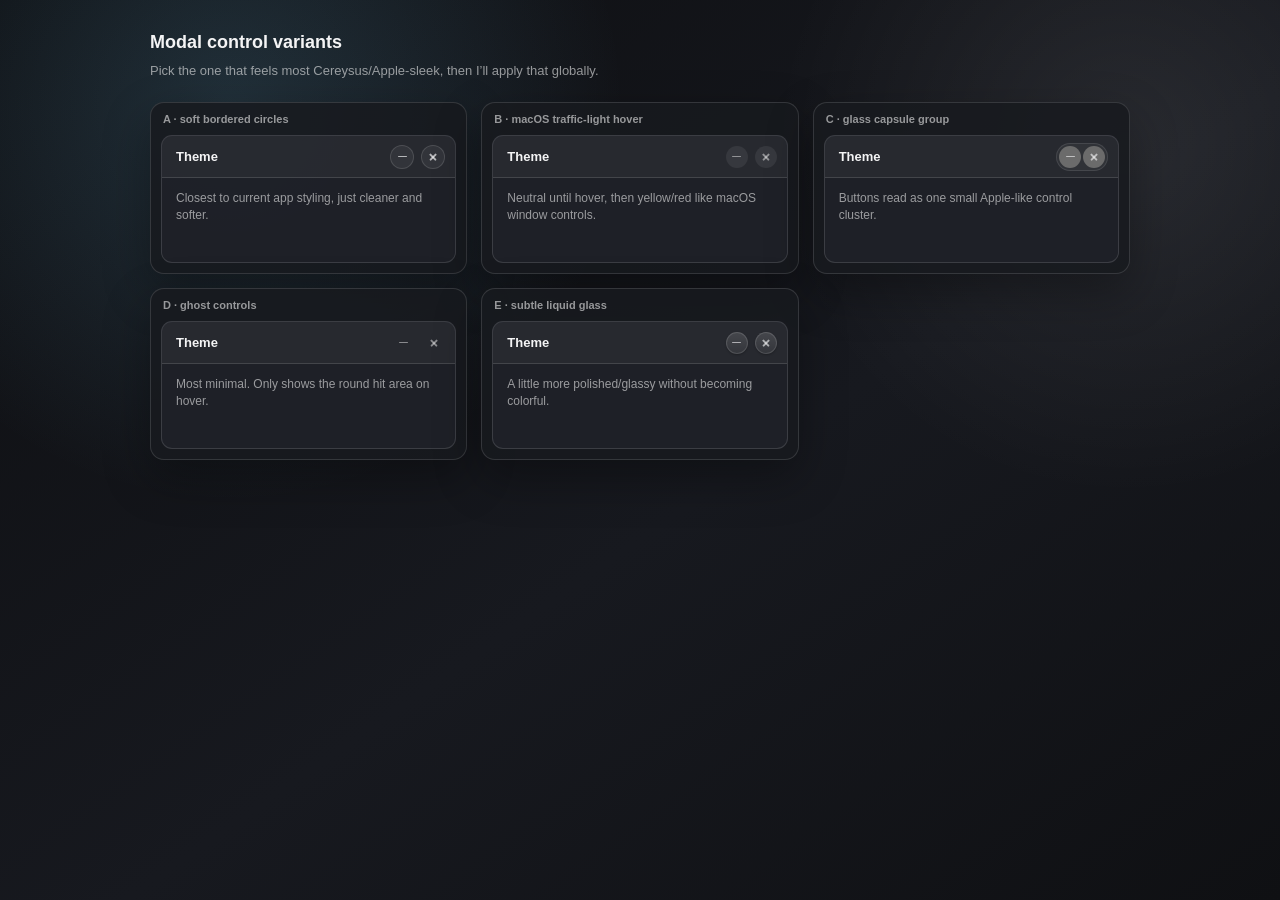
<file: static/modal-control-variants.html>
<!doctype html>
<html lang="en">
<head>
  <meta charset="utf-8">
  <meta name="viewport" content="width=device-width, initial-scale=1">
  <title>Cereysus Modal Controls</title>
  <style>
    :root {
      color-scheme: dark;
      --bg: #101114;
      --panel: #181a1f;
      --panel-2: #20232a;
      --fg: #f4f4f5;
      --muted: rgba(244,244,245,.58);
      --border: rgba(255,255,255,.13);
      --accent: #7dd3fc;
      font-family: -apple-system, BlinkMacSystemFont, "SF Pro Text", "Segoe UI", sans-serif;
    }
    * { box-sizing: border-box; }
    body {
      margin: 0;
      min-height: 100vh;
      background:
        radial-gradient(circle at 18% 12%, rgba(125,211,252,.16), transparent 30%),
        radial-gradient(circle at 88% 16%, rgba(255,255,255,.08), transparent 26%),
        linear-gradient(145deg, #0d0e11, #17191f 55%, #0f1013);
      color: var(--fg);
      padding: 32px;
    }
    .wrap {
      max-width: 980px;
      margin: 0 auto;
      display: grid;
      gap: 18px;
    }
    h1 {
      margin: 0;
      font-size: 18px;
      letter-spacing: 0;
      font-weight: 720;
    }
    p {
      margin: -8px 0 6px;
      color: var(--muted);
      font-size: 13px;
    }
    .grid {
      display: grid;
      grid-template-columns: repeat(auto-fit, minmax(290px, 1fr));
      gap: 14px;
    }
    .card {
      border: 1px solid var(--border);
      border-radius: 14px;
      background: color-mix(in srgb, var(--panel) 86%, transparent);
      box-shadow: 0 18px 48px rgba(0,0,0,.32);
      overflow: hidden;
    }
    .label {
      display: flex;
      align-items: center;
      justify-content: space-between;
      padding: 10px 12px 0;
      color: var(--muted);
      font-size: 11px;
      font-weight: 680;
    }
    .modal {
      margin: 10px;
      border: 1px solid var(--border);
      border-radius: 11px;
      background: color-mix(in srgb, var(--panel-2) 82%, transparent);
      overflow: hidden;
    }
    .header {
      height: 42px;
      display: flex;
      align-items: center;
      gap: 7px;
      padding: 0 10px 0 14px;
      border-bottom: 1px solid var(--border);
      background: color-mix(in srgb, white 4%, transparent);
    }
    .title {
      margin-right: auto;
      font-size: 13px;
      font-weight: 680;
      letter-spacing: 0;
    }
    .body {
      height: 84px;
      padding: 12px 14px;
      color: var(--muted);
      font-size: 12px;
      line-height: 1.45;
    }
    .ctrl {
      width: 24px;
      height: 24px;
      padding: 0;
      border: 0;
      border-radius: 50%;
      display: inline-flex;
      align-items: center;
      justify-content: center;
      color: inherit;
      cursor: pointer;
      position: relative;
      flex: 0 0 auto;
    }
    .ctrl::before,
    .ctrl.close::after {
      content: "";
      display: block;
      background: currentColor;
      border-radius: 999px;
    }
    .ctrl.min::before { width: 9px; height: 1.8px; }
    .ctrl.close::before,
    .ctrl.close::after {
      position: absolute;
      width: 9px;
      height: 1.7px;
      left: 50%;
      top: 50%;
    }
    .ctrl.close::before { transform: translate(-50%, -50%) rotate(45deg); }
    .ctrl.close::after { transform: translate(-50%, -50%) rotate(-45deg); }

    .v1 .ctrl {
      background: rgba(255,255,255,.055);
      border: 1px solid rgba(255,255,255,.13);
      color: rgba(244,244,245,.68);
    }
    .v1 .ctrl:hover {
      background: rgba(255,255,255,.12);
      color: var(--fg);
    }

    .v2 .ctrl {
      width: 22px;
      height: 22px;
      background: rgba(255,255,255,.07);
      color: rgba(244,244,245,.48);
    }
    .v2 .ctrl:hover { color: rgba(244,244,245,.92); }
    .v2 .ctrl.close:hover { background: #ff5f57; color: rgba(40,15,14,.72); }
    .v2 .ctrl.min:hover { background: #febc2e; color: rgba(67,44,0,.72); }

    .v3 .controls {
      display: inline-flex;
      gap: 2px;
      padding: 2px;
      border: 1px solid rgba(255,255,255,.10);
      border-radius: 999px;
      background: rgba(255,255,255,.045);
    }
    .v3 .ctrl {
      width: 22px;
      height: 22px;
      color: rgba(244,244,245,.62);
    }
    .v3 .ctrl:hover {
      background: rgba(255,255,255,.11);
      color: var(--fg);
    }

    .v4 .ctrl {
      width: 23px;
      height: 23px;
      background: transparent;
      color: rgba(244,244,245,.48);
    }
    .v4 .ctrl:hover {
      background: color-mix(in srgb, var(--accent) 16%, transparent);
      color: var(--accent);
    }

    .v5 .ctrl {
      width: 22px;
      height: 22px;
      background: linear-gradient(180deg, rgba(255,255,255,.14), rgba(255,255,255,.055));
      box-shadow:
        inset 0 0 0 1px rgba(255,255,255,.13),
        0 1px 2px rgba(0,0,0,.25);
      color: rgba(244,244,245,.62);
    }
    .v5 .ctrl:hover {
      box-shadow:
        inset 0 0 0 1px rgba(255,255,255,.22),
        0 2px 5px rgba(0,0,0,.24);
      color: var(--fg);
      transform: translateY(-1px);
    }
  </style>
</head>
<body>
  <main class="wrap">
    <h1>Modal control variants</h1>
    <p>Pick the one that feels most Cereysus/Apple-sleek, then I’ll apply that globally.</p>
    <section class="grid">
      <div class="card v1">
        <div class="label">A · soft bordered circles</div>
        <div class="modal">
          <div class="header"><div class="title">Theme</div><button class="ctrl min"></button><button class="ctrl close"></button></div>
          <div class="body">Closest to current app styling, just cleaner and softer.</div>
        </div>
      </div>
      <div class="card v2">
        <div class="label">B · macOS traffic-light hover</div>
        <div class="modal">
          <div class="header"><div class="title">Theme</div><button class="ctrl min"></button><button class="ctrl close"></button></div>
          <div class="body">Neutral until hover, then yellow/red like macOS window controls.</div>
        </div>
      </div>
      <div class="card v3">
        <div class="label">C · glass capsule group</div>
        <div class="modal">
          <div class="header"><div class="title">Theme</div><span class="controls"><button class="ctrl min"></button><button class="ctrl close"></button></span></div>
          <div class="body">Buttons read as one small Apple-like control cluster.</div>
        </div>
      </div>
      <div class="card v4">
        <div class="label">D · ghost controls</div>
        <div class="modal">
          <div class="header"><div class="title">Theme</div><button class="ctrl min"></button><button class="ctrl close"></button></div>
          <div class="body">Most minimal. Only shows the round hit area on hover.</div>
        </div>
      </div>
      <div class="card v5">
        <div class="label">E · subtle liquid glass</div>
        <div class="modal">
          <div class="header"><div class="title">Theme</div><button class="ctrl min"></button><button class="ctrl close"></button></div>
          <div class="body">A little more polished/glassy without becoming colorful.</div>
        </div>
      </div>
    </section>
  </main>
</body>
</html>
</file>
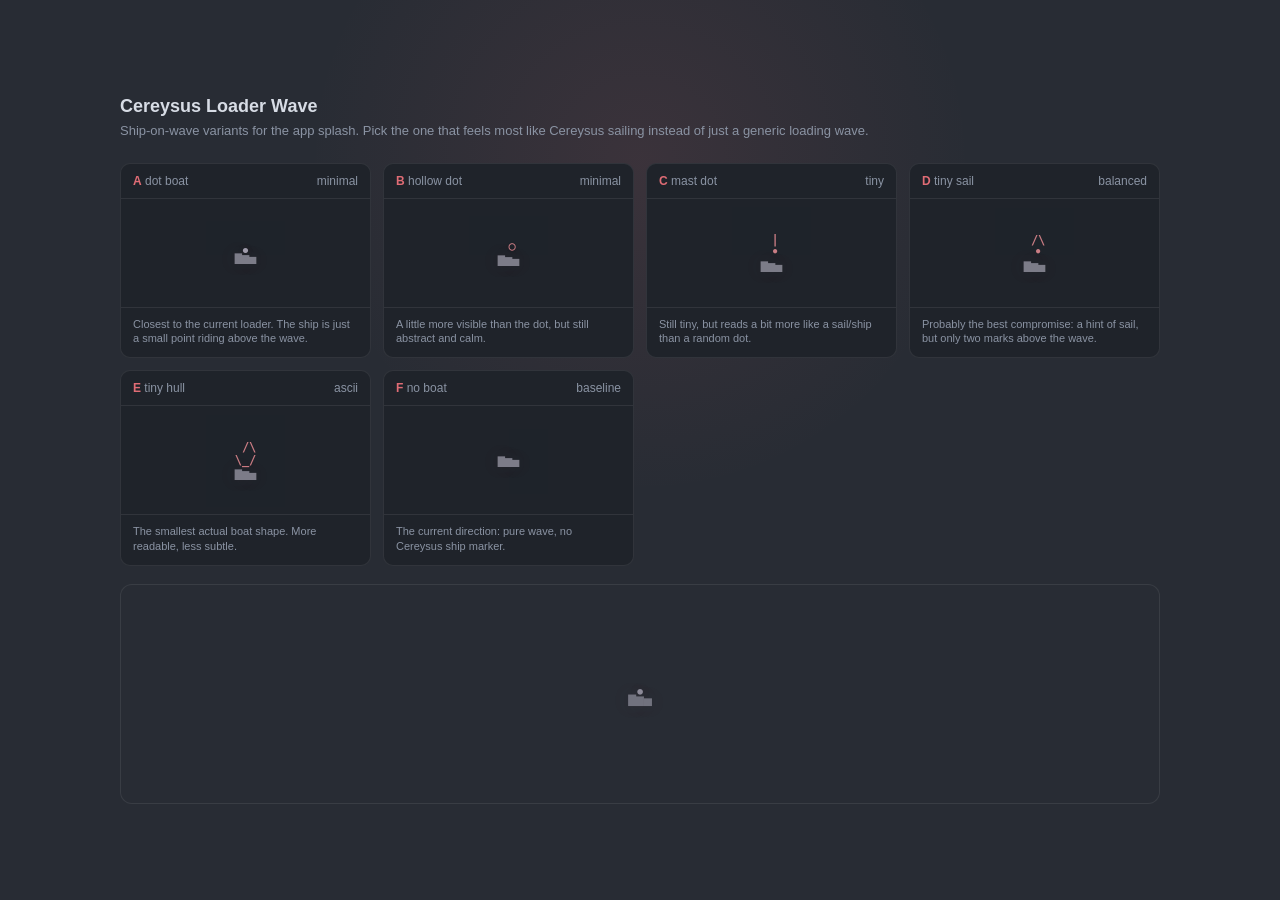
<file: static/wave-variants.html>
<!doctype html>
<html lang="en">
<head>
  <meta charset="utf-8">
  <meta name="viewport" content="width=device-width, initial-scale=1">
  <title>Cereysus Wave Variants</title>
  <style>
    :root {
      color-scheme: dark;
      --bg: #282c34;
      --panel: #22262e;
      --line: rgba(255,255,255,.08);
      --text: #d7dce5;
      --muted: #8a93a3;
      --accent: #e06c75;
      --water: #9cdef2;
    }
    * { box-sizing: border-box; }
    body {
      margin: 0;
      min-height: 100vh;
      background: radial-gradient(circle at 50% 18%, rgba(224,108,117,.10), transparent 34%), var(--bg);
      color: var(--text);
      font-family: -apple-system, BlinkMacSystemFont, "SF Pro Text", "Segoe UI", sans-serif;
      display: flex;
      align-items: center;
      justify-content: center;
      padding: 28px;
    }
    main {
      width: min(1040px, 100%);
    }
    h1 {
      margin: 0 0 4px;
      font-size: 18px;
      font-weight: 650;
      letter-spacing: 0;
    }
    p {
      margin: 0 0 22px;
      color: var(--muted);
      font-size: 13px;
      line-height: 1.5;
    }
    .grid {
      display: grid;
      grid-template-columns: repeat(auto-fit, minmax(220px, 1fr));
      gap: 12px;
    }
    .card {
      min-height: 178px;
      border: 1px solid var(--line);
      border-radius: 10px;
      background: color-mix(in srgb, var(--panel) 92%, black);
      display: grid;
      grid-template-rows: auto 1fr auto;
      overflow: hidden;
    }
    .card header {
      display: flex;
      align-items: center;
      justify-content: space-between;
      padding: 10px 12px;
      border-bottom: 1px solid var(--line);
      font-size: 12px;
      color: var(--muted);
    }
    .tag {
      color: var(--accent);
      font-weight: 700;
    }
    .stage {
      display: flex;
      align-items: center;
      justify-content: center;
      padding: 18px 10px;
      min-height: 108px;
    }
    .ascii {
      margin: 0;
      color: color-mix(in srgb, var(--accent) 78%, white);
      font: 600 12px/1.05 ui-monospace, SFMono-Regular, Menlo, Consolas, monospace;
      white-space: pre;
      text-align: center;
      opacity: .86;
      transform: translateY(var(--bob, 0));
      transition: transform .18s ease;
      text-shadow: 0 0 18px rgba(224,108,117,.12);
    }
    .wave {
      color: color-mix(in srgb, var(--water) 62%, var(--accent));
      font-weight: 700;
      opacity: .72;
    }
    .ride-wrap {
      position: relative;
      display: inline-block;
      padding-top: 10px;
    }
    .ride-dot {
      position: absolute;
      left: 50%;
      top: 0;
      transform: translate(-50%, var(--ride-y, 0));
      color: color-mix(in srgb, var(--water) 62%, var(--accent));
      font-size: 1.24em;
      line-height: 1;
    }
    .note {
      padding: 9px 12px 11px;
      border-top: 1px solid var(--line);
      font-size: 11px;
      color: var(--muted);
      min-height: 42px;
      line-height: 1.35;
    }
    .splash {
      margin-top: 18px;
      border: 1px solid var(--line);
      border-radius: 12px;
      background: #282c34;
      height: 220px;
      display: flex;
      align-items: center;
      justify-content: center;
    }
    .splash .ascii {
      font-size: 13px;
      opacity: .72;
    }
  </style>
</head>
<body>
  <main>
    <h1>Cereysus Loader Wave</h1>
    <p>Ship-on-wave variants for the app splash. Pick the one that feels most like Cereysus sailing instead of just a generic loading wave.</p>
    <section class="grid" aria-label="Wave variants">
      <article class="card" data-variant="A">
        <header><span><span class="tag">A</span> dot boat</span><span>minimal</span></header>
        <div class="stage"><pre class="ascii" data-ride="dot"></pre></div>
        <div class="note">Closest to the current loader. The ship is just a small point riding above the wave.</div>
      </article>
      <article class="card" data-variant="B">
        <header><span><span class="tag">B</span> hollow dot</span><span>minimal</span></header>
        <div class="stage"><pre class="ascii" data-template=" ○
{wave}"></pre></div>
        <div class="note">A little more visible than the dot, but still abstract and calm.</div>
      </article>
      <article class="card" data-variant="C">
        <header><span><span class="tag">C</span> mast dot</span><span>tiny</span></header>
        <div class="stage"><pre class="ascii" data-template=" |
 •
{wave}"></pre></div>
        <div class="note">Still tiny, but reads a bit more like a sail/ship than a random dot.</div>
      </article>
      <article class="card" data-variant="D">
        <header><span><span class="tag">D</span> tiny sail</span><span>balanced</span></header>
        <div class="stage"><pre class="ascii" data-template=" /\
 •
{wave}"></pre></div>
        <div class="note">Probably the best compromise: a hint of sail, but only two marks above the wave.</div>
      </article>
      <article class="card" data-variant="E">
        <header><span><span class="tag">E</span> tiny hull</span><span>ascii</span></header>
        <div class="stage"><pre class="ascii" data-template=" /\
\_/
{wave}"></pre></div>
        <div class="note">The smallest actual boat shape. More readable, less subtle.</div>
      </article>
      <article class="card" data-variant="F">
        <header><span><span class="tag">F</span> no boat</span><span>baseline</span></header>
        <div class="stage"><pre class="ascii" data-template="{wave}"></pre></div>
        <div class="note">The current direction: pure wave, no Cereysus ship marker.</div>
      </article>
    </section>
    <section class="splash" aria-label="Splash scale preview">
      <pre class="ascii" id="hero-preview" data-ride="dot"></pre>
    </section>
  </main>
  <script>
    const waves = [
      '▁▂▃',
      '▂▃▄',
      '▃▄▅',
      '▄▅▆',
      '▅▆▅',
      '▆▅▄',
      '▅▄▃',
      '▄▃▂',
      '▃▂▁'
    ];
    const rideFrames = [
      { wave: '▁▂▃', y: 9 },
      { wave: '▂▃▄', y: 7 },
      { wave: '▃▄▅', y: 5 },
      { wave: '▄▅▆', y: 3 },
      { wave: '▅▆▅', y: 1 },
      { wave: '▆▅▄', y: 3 },
      { wave: '▅▄▃', y: 5 },
      { wave: '▄▃▂', y: 7 },
      { wave: '▃▂▁', y: 9 }
    ];
    const render = (el, wave, bob, phase) => {
      if (el.dataset.ride === 'dot') {
        const ride = rideFrames[phase % rideFrames.length];
        el.innerHTML = `<span class="ride-wrap" style="--ride-y:${ride.y}px"><span class="ride-dot">•</span><span class="wave">${ride.wave}</span></span>`;
        el.style.setProperty('--bob', '0px');
        return;
      }
      const template = el.dataset.template || '{wave}';
      el.innerHTML = template
        .replace('{wave}', `<span class="wave">${wave}</span>`)
        .replaceAll('\n', '<br>');
      el.style.setProperty('--bob', `${bob}px`);
    };
    let i = 0;
    setInterval(() => {
      const wave = waves[i % waves.length];
      const bob = i % 4 === 0 ? -1 : i % 4 === 2 ? 1 : 0;
      document.querySelectorAll('.ascii').forEach(el => render(el, wave, bob, i));
      i += 1;
    }, 170);
    document.querySelectorAll('.ascii').forEach(el => render(el, waves[0], 0, 0));
  </script>
</body>
</html>
</file>
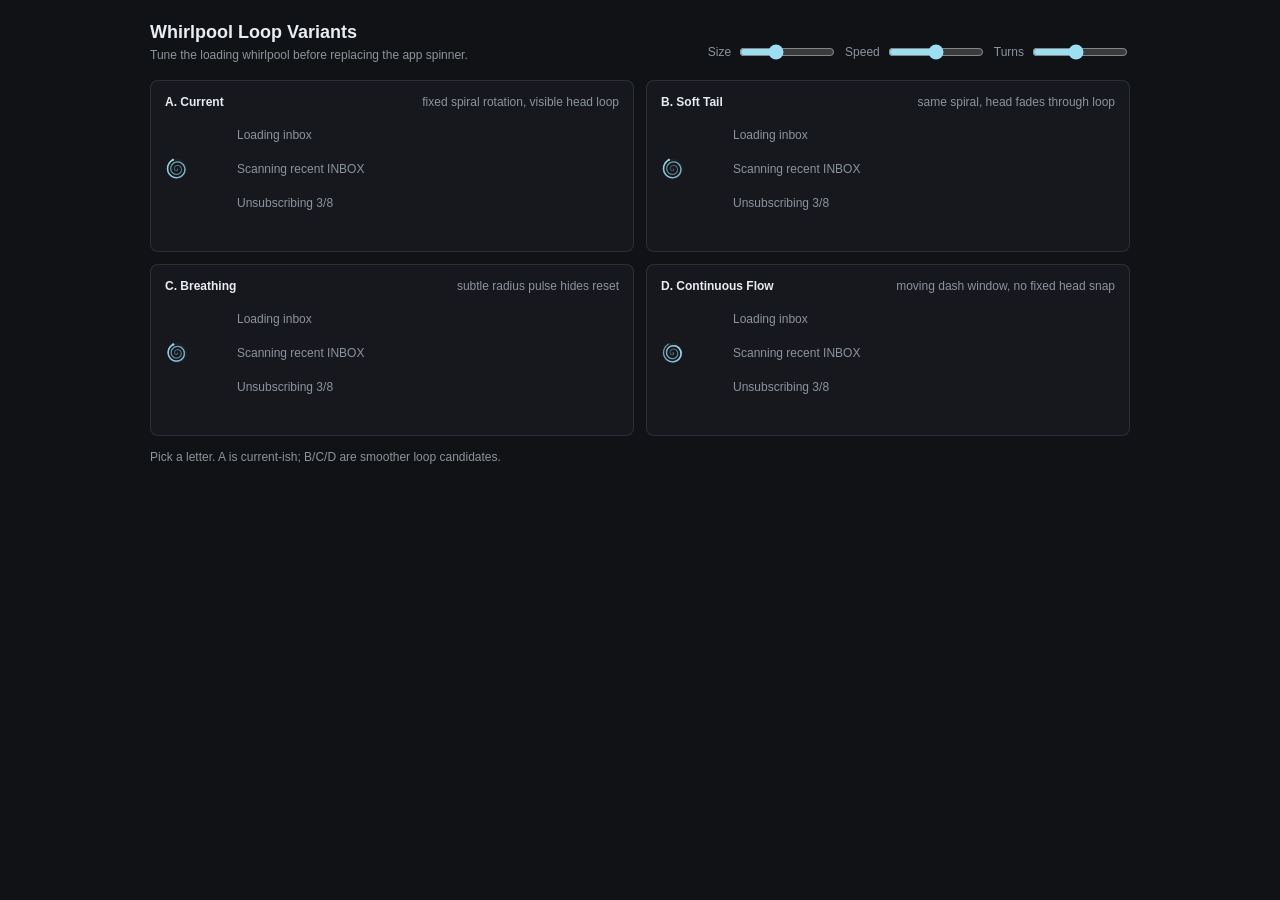
<file: static/whirlpool-variants.html>
<!doctype html>
<html lang="en">
<head>
  <meta charset="utf-8">
  <meta name="viewport" content="width=device-width, initial-scale=1">
  <title>Cereysus Whirlpool Variants</title>
  <style>
    :root {
      --bg: #101216;
      --panel: #171a20;
      --fg: #e8edf2;
      --muted: #8c949e;
      --accent: #9cdef2;
      --border: #303946;
      --red: #e78284;
      color-scheme: dark;
    }
    * { box-sizing: border-box; }
    body {
      margin: 0;
      min-height: 100vh;
      background: var(--bg);
      color: var(--fg);
      font-family: -apple-system, BlinkMacSystemFont, "SF Pro Text", "Segoe UI", sans-serif;
      letter-spacing: 0;
    }
    .wrap {
      width: min(980px, calc(100vw - 28px));
      margin: 0 auto;
      padding: 22px 0 34px;
    }
    header {
      display: flex;
      align-items: flex-end;
      justify-content: space-between;
      gap: 14px;
      margin-bottom: 18px;
    }
    h1 {
      margin: 0;
      font-size: 18px;
      font-weight: 650;
    }
    .hint {
      margin: 5px 0 0;
      color: var(--muted);
      font-size: 12px;
    }
    .controls {
      display: flex;
      flex-wrap: wrap;
      gap: 8px;
      align-items: center;
      justify-content: flex-end;
    }
    label {
      display: inline-flex;
      align-items: center;
      gap: 6px;
      color: var(--muted);
      font-size: 12px;
    }
    input[type="range"] { width: 96px; accent-color: var(--accent); }
    .grid {
      display: grid;
      grid-template-columns: repeat(2, minmax(0, 1fr));
      gap: 12px;
    }
    .card {
      border: 1px solid color-mix(in srgb, var(--border) 72%, transparent);
      background: color-mix(in srgb, var(--panel) 92%, transparent);
      border-radius: 8px;
      padding: 14px;
      min-height: 172px;
    }
    .card-head {
      display: flex;
      justify-content: space-between;
      gap: 10px;
      margin-bottom: 14px;
      font-size: 12px;
    }
    .name { font-weight: 650; }
    .desc { color: var(--muted); }
    .stage {
      display: grid;
      grid-template-columns: 58px 1fr;
      align-items: center;
      gap: 14px;
      min-height: 86px;
    }
    canvas {
      width: var(--size);
      height: var(--size);
      display: block;
      image-rendering: auto;
    }
    .sample-lines {
      display: grid;
      gap: 10px;
      font-size: 12px;
      color: color-mix(in srgb, var(--fg) 80%, transparent);
    }
    .line {
      display: inline-flex;
      align-items: center;
      gap: 7px;
      min-height: 24px;
    }
    .mini {
      display: inline-flex;
      align-items: center;
      gap: 7px;
      color: var(--muted);
    }
    .footer {
      margin-top: 14px;
      color: var(--muted);
      font-size: 12px;
    }
    @media (max-width: 720px) {
      .grid { grid-template-columns: 1fr; }
      header { align-items: flex-start; flex-direction: column; }
      .controls { justify-content: flex-start; }
    }
  </style>
</head>
<body>
  <main class="wrap">
    <header>
      <div>
        <h1>Whirlpool Loop Variants</h1>
        <p class="hint">Tune the loading whirlpool before replacing the app spinner.</p>
      </div>
      <div class="controls">
        <label>Size <input id="size" type="range" min="14" max="42" value="24"></label>
        <label>Speed <input id="speed" type="range" min="650" max="1700" value="1180"></label>
        <label>Turns <input id="turns" type="range" min="18" max="38" value="27"></label>
      </div>
    </header>
    <section class="grid" id="grid"></section>
    <div class="footer">Pick a letter. A is current-ish; B/C/D are smoother loop candidates.</div>
  </main>

  <script>
    const variants = [
      { id: 'A', name: 'Current', desc: 'fixed spiral rotation, visible head loop', mode: 'current' },
      { id: 'B', name: 'Soft Tail', desc: 'same spiral, head fades through loop', mode: 'softTail' },
      { id: 'C', name: 'Breathing', desc: 'subtle radius pulse hides reset', mode: 'breathing' },
      { id: 'D', name: 'Continuous Flow', desc: 'moving dash window, no fixed head snap', mode: 'flow' },
    ];
    const grid = document.getElementById('grid');
    const sizeInput = document.getElementById('size');
    const speedInput = document.getElementById('speed');
    const turnsInput = document.getElementById('turns');
    const canvases = [];

    function card(v) {
      const el = document.createElement('article');
      el.className = 'card';
      el.innerHTML = `
        <div class="card-head">
          <div><span class="name">${v.id}. ${v.name}</span></div>
          <div class="desc">${v.desc}</div>
        </div>
        <div class="stage">
          <canvas width="56" height="56" data-mode="${v.mode}"></canvas>
          <div class="sample-lines">
            <div class="line"><span class="mini">Loading inbox</span></div>
            <div class="line"><span class="mini">Scanning recent INBOX</span></div>
            <div class="line"><span class="mini">Unsubscribing 3/8</span></div>
          </div>
        </div>`;
      return el;
    }

    for (const v of variants) {
      const node = card(v);
      grid.appendChild(node);
      canvases.push(node.querySelector('canvas'));
    }

    let started = performance.now();
    function getCss(name, fallback) {
      const v = getComputedStyle(document.documentElement).getPropertyValue(name).trim();
      return v || fallback;
    }
    function spiralPoint(frac, opts) {
      const eased = Math.pow(frac, opts.ease);
      const r = opts.maxR * eased * opts.pulse;
      const angle = frac * opts.turns * Math.PI * 2 + opts.rot;
      return { x: opts.cx + Math.cos(angle) * r, y: opts.cy + Math.sin(angle) * r };
    }
    function draw(canvas, mode, time) {
      const cssSize = Number(sizeInput.value);
      canvas.style.setProperty('--size', cssSize + 'px');
      const dpr = Math.max(1, Math.min(2, window.devicePixelRatio || 1));
      const px = Math.round(cssSize * dpr);
      if (canvas.width !== px || canvas.height !== px) {
        canvas.width = px;
        canvas.height = px;
      }
      const ctx = canvas.getContext('2d');
      const W = canvas.width;
      const H = canvas.height;
      const cx = W / 2;
      const cy = H / 2;
      const maxR = Math.min(W, H) / 2 - 2 * dpr;
      const lw = Math.max(1.35 * dpr, cssSize > 30 ? 2.6 * dpr : 1.8 * dpr);
      const loopMs = Number(speedInput.value);
      const loop = ((time - started) % loopMs) / loopMs;
      const rot = loop * Math.PI * 2;
      const turns = Number(turnsInput.value) / 10;
      const fg = getCss('--accent', '#9cdef2');
      const track = getCss('--border', '#303946');

      ctx.clearRect(0, 0, W, H);
      ctx.beginPath();
      ctx.arc(cx, cy, maxR - lw / 2, 0, Math.PI * 2);
      ctx.strokeStyle = track;
      ctx.globalAlpha = 0.28;
      ctx.lineWidth = lw;
      ctx.stroke();
      ctx.globalAlpha = 1;
      ctx.lineCap = 'round';
      ctx.lineJoin = 'round';

      const steps = 110;
      const pulse = mode === 'breathing' ? 0.94 + 0.06 * Math.sin(loop * Math.PI * 2) : 1;
      const opts = { cx, cy, maxR, turns, rot, pulse, ease: mode === 'flow' ? 0.76 : 0.82 };

      for (let i = 1; i <= steps; i++) {
        const a = (i - 1) / steps;
        const b = i / steps;
        let alpha;
        let widthMul;
        if (mode === 'flow') {
          const phase = (b + loop) % 1;
          alpha = 0.1 + Math.pow(1 - Math.abs(phase - 0.72) / 0.72, 2.2) * 0.74;
          widthMul = 0.58 + alpha * 0.38;
        } else if (mode === 'softTail') {
          const headFade = 0.62 + 0.38 * Math.sin(loop * Math.PI * 2 - Math.PI / 2) ** 2;
          alpha = (0.1 + Math.pow(b, 1.85) * 0.72) * (b > 0.88 ? headFade : 1);
          widthMul = 0.52 + b * 0.34;
        } else {
          alpha = 0.12 + Math.pow(b, 1.8) * 0.72;
          widthMul = 0.52 + b * 0.32;
        }
        const p0 = spiralPoint(a, opts);
        const p1 = spiralPoint(b, opts);
        ctx.beginPath();
        ctx.moveTo(p0.x, p0.y);
        ctx.lineTo(p1.x, p1.y);
        ctx.strokeStyle = fg;
        ctx.lineWidth = lw * widthMul;
        ctx.globalAlpha = Math.max(0.04, Math.min(0.9, alpha));
        ctx.stroke();
      }

      if (mode !== 'flow') {
        const head = spiralPoint(1, opts);
        const headAlpha = mode === 'softTail'
          ? 0.55 + 0.35 * Math.sin(loop * Math.PI * 2 - Math.PI / 2) ** 2
          : 0.9;
        ctx.beginPath();
        ctx.arc(head.x, head.y, Math.max(1.2 * dpr, lw * 0.48), 0, Math.PI * 2);
        ctx.fillStyle = fg;
        ctx.globalAlpha = headAlpha;
        ctx.fill();
      }
      ctx.globalAlpha = 1;
    }

    function tick(now) {
      for (const canvas of canvases) draw(canvas, canvas.dataset.mode, now);
      requestAnimationFrame(tick);
    }
    requestAnimationFrame(tick);
  </script>
</body>
</html>
</file>
